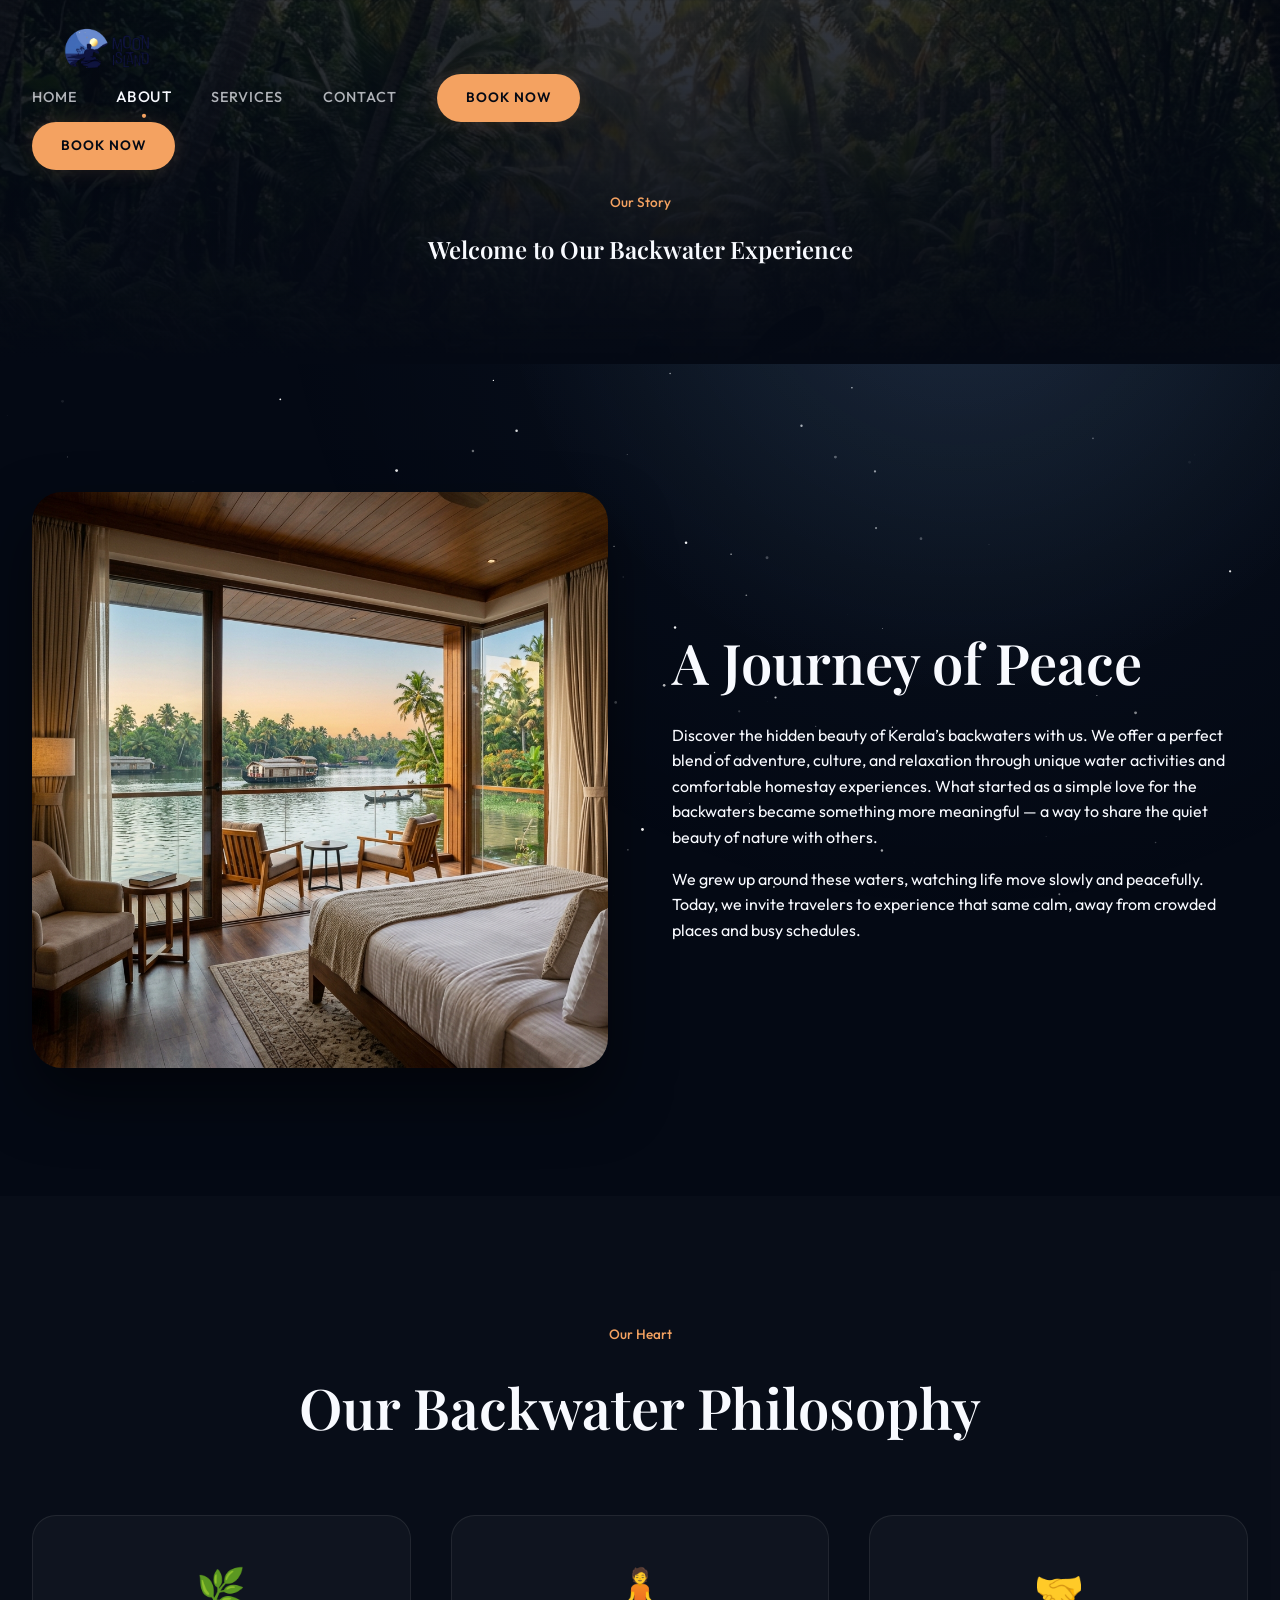
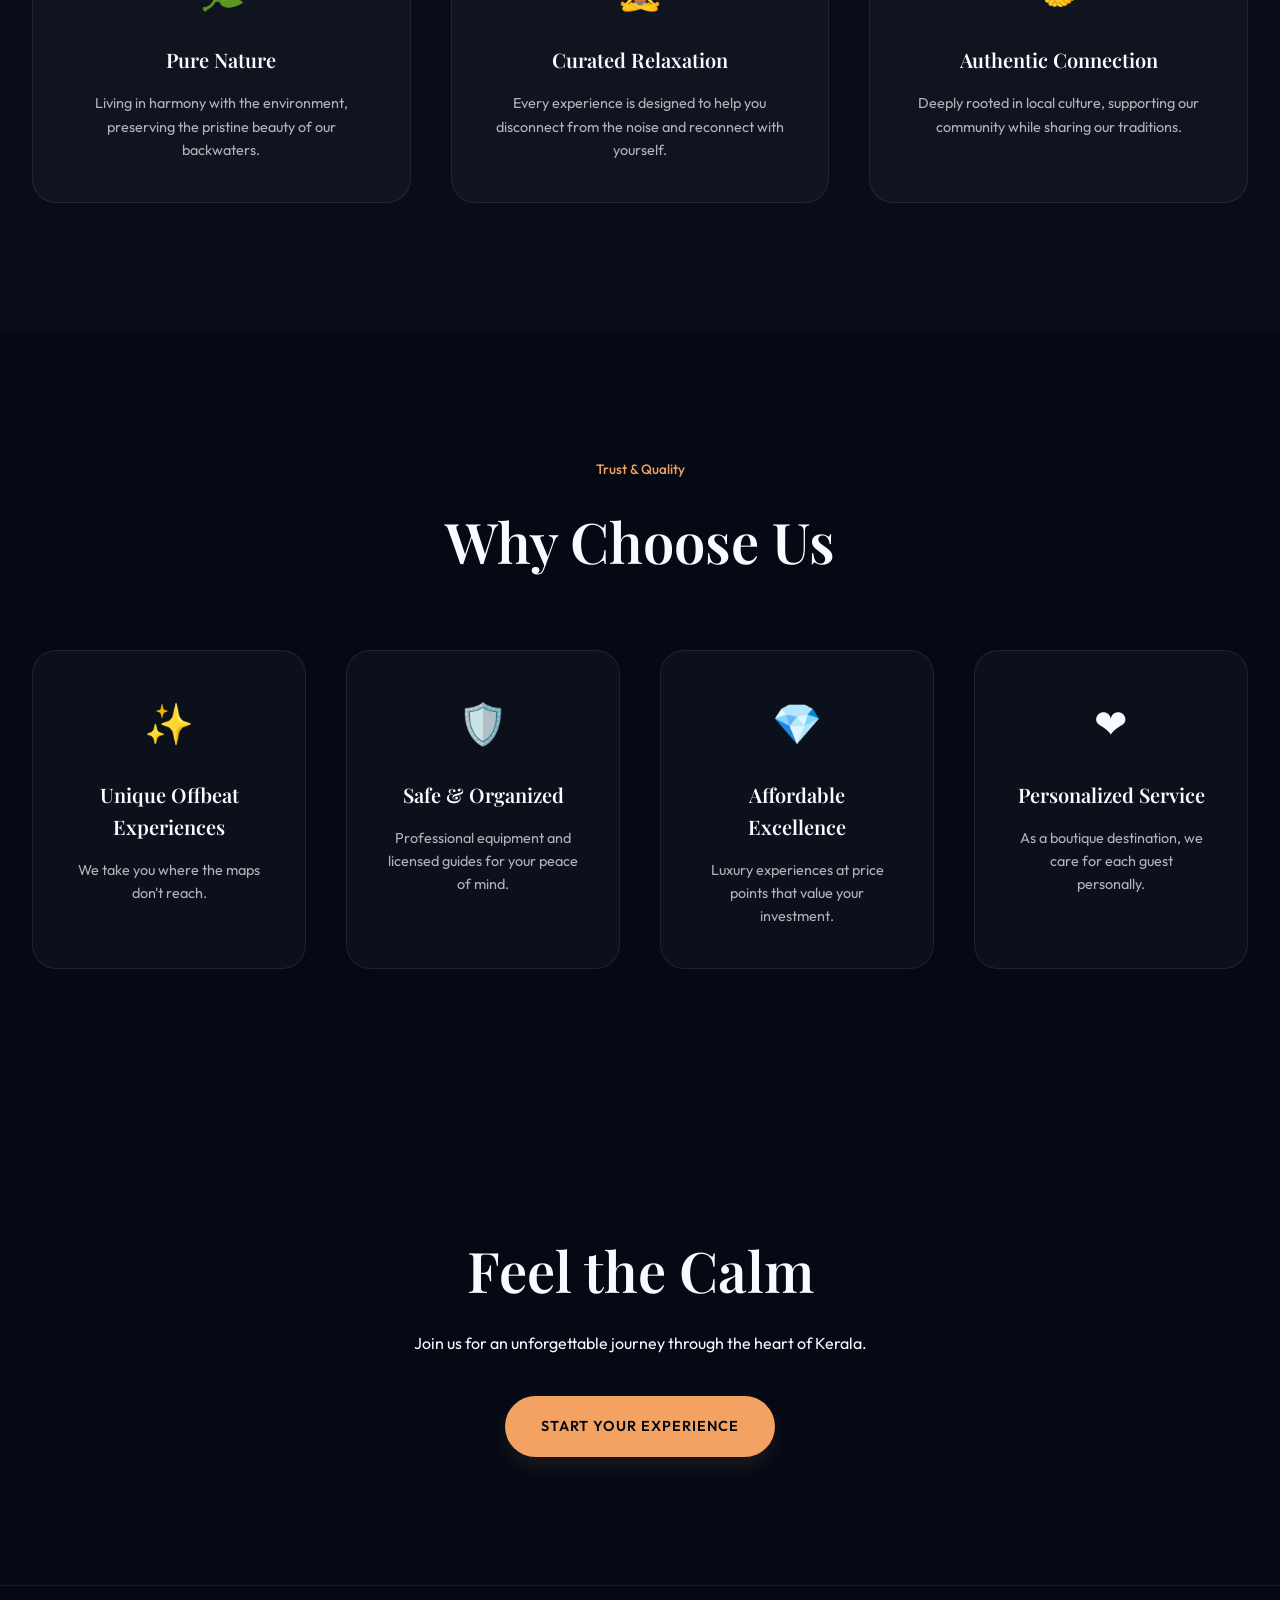
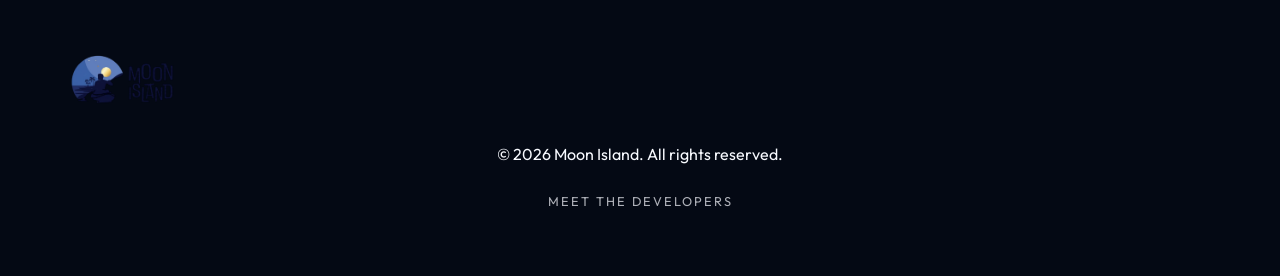
<file: about.html>
<!DOCTYPE html>
<html lang="en">

<head>
    <meta charset="UTF-8">
    <meta name="viewport" content="width=device-width, initial-scale=1.0">
    <title>About Us | Moon Island - Our Backwater Story</title>
    <meta name="description"
        content="Learn about Moon Island's philosophy of peace, nature, and authentic Kerala backwater experiences. Discover why we are the preferred choice for seekers of tranquility.">
    <link rel="stylesheet" href="style.css?v=3.0">
</head>

<body>
    <!-- Background Canvas -->
    <canvas id="celestial-canvas"></canvas>
    <div class="moon-glow-container"></div>
    <div class="mouse-glow"></div>

    <!-- Navigation -->
    <header class="navbar" id="main-nav">
        <div class="container nav-container">
            <a href="index.html" class="logo">
                <img src="moon_island_logoh.png-removebg-preview.png" alt="Moon Island" class="brand-logo">
            </a>
            <nav class="nav-links" id="nav-menu">
                <a href="index.html" class="nav-link">Home</a>
                <a href="about.html" class="nav-link active">About</a>
                <a href="services.html" class="nav-link">Services</a>
                <a href="contact.html" class="nav-link">Contact</a>
                <div class="nav-cta mobile-only">
                    <a href="contact.html" class="btn btn-primary">Book Now</a>
                </div>
            </nav>
            <div class="nav-cta desktop-only">
                <a href="contact.html" class="btn btn-primary">Book Now</a>
            </div>
            <button class="menu-btn" id="menu-toggle" aria-label="Toggle Menu">
                <span></span><span></span><span></span>
            </button>
        </div>
    </header>

    <main>
        <!-- Page Header -->
        <section class="page-header">
            <div class="container">
                <span class="section-tag">Our Story</span>
                <h1 class="hero-title">Welcome to Our Backwater Experience</h1>
            </div>
        </section>

        <!-- Brand Story Section -->
        <section class="about-intro reveal">
            <div class="container">
                <div class="split-section">
                    <div class="split-img">
                        <img src="assets/homestay.png" alt="Moon Island Atmosphere">
                    </div>
                    <div class="split-content">
                        <h2 class="section-title">A Journey of Peace</h2>
                        <p class="text-muted">Discover the hidden beauty of Kerala’s backwaters with us. We offer a perfect blend of adventure, culture, and relaxation through unique water activities and comfortable homestay experiences. What started as a simple love for the backwaters became something more meaningful — a way to share the quiet beauty of nature with others.</p>
                        <p class="text-muted" style="margin-top: 1rem;">We grew up around these waters, watching life move slowly and peacefully. Today, we invite travelers to experience that same calm, away from crowded places and busy schedules.</p>
                    </div>
                </div>
            </div>
        </section>

        <!-- Philosophy Section -->
        <section class="philosophy-section reveal" style="background: rgba(255,255,255,0.02);">
            <div class="container">
                <div class="section-header text-center">
                    <span class="section-tag">Our Heart</span>
                    <h2 class="section-title">Our Backwater Philosophy</h2>
                </div>
                
                <div class="why-us-grid">
                    <div class="why-card">
                        <span class="why-icon">🌿</span>
                        <h3>Pure Nature</h3>
                        <p>Living in harmony with the environment, preserving the pristine beauty of our backwaters.</p>
                    </div>
                    <div class="why-card">
                        <span class="why-icon">🧘</span>
                        <h3>Curated Relaxation</h3>
                        <p>Every experience is designed to help you disconnect from the noise and reconnect with yourself.</p>
                    </div>
                    <div class="why-card">
                        <span class="why-icon">🤝</span>
                        <h3>Authentic Connection</h3>
                        <p>Deeply rooted in local culture, supporting our community while sharing our traditions.</p>
                    </div>
                </div>
            </div>
        </section>

        <!-- Why Choose Us Revisited -->
        <section class="why-us-section reveal">
            <div class="container">
                <div class="section-header text-center">
                    <span class="section-tag">Trust & Quality</span>
                    <h2 class="section-title">Why Choose Us</h2>
                </div>
                
                <div class="why-us-grid">
                    <div class="why-card">
                        <span class="why-icon">✨</span>
                        <h3>Unique Offbeat Experiences</h3>
                        <p>We take you where the maps don't reach.</p>
                    </div>
                    <div class="why-card">
                        <span class="why-icon">🛡️</span>
                        <h3>Safe & Organized</h3>
                        <p>Professional equipment and licensed guides for your peace of mind.</p>
                    </div>
                    <div class="why-card">
                        <span class="why-icon">💎</span>
                        <h3>Affordable Excellence</h3>
                        <p>Luxury experiences at price points that value your investment.</p>
                    </div>
                    <div class="why-card">
                        <span class="why-icon">❤</span>
                        <h3>Personalized Service</h3>
                        <p>As a boutique destination, we care for each guest personally.</p>
                    </div>
                </div>
            </div>
        </section>

        <!-- Final Soft CTA -->
        <section class="final-cta reveal">
            <div class="container text-center">
                <h2 class="section-title">Feel the Calm</h2>
                <p class="text-muted" style="max-width: 600px; margin: 0 auto 2.5rem;">Join us for an unforgettable journey through the heart of Kerala.</p>
                <a href="contact.html" class="btn btn-primary">Start Your Experience</a>
            </div>
        </section>
    </main>

    <footer>
        <div class="container">
            <img src="moon_island_logoh.png-removebg-preview.png" alt="Moon Island" class="footer-logo">
            <p class="text-muted">&copy; 2026 Moon Island. All rights reserved.</p>
            <a href="https://www.instagram.com/intellex.web?igsh=MWZyenU0bWc3M2RxOQ==" target="_blank" class="developer-link">meet the developers</a>
        </div>
    </footer>

    <script src="script.js"></script>
</body>

</html>
</file>
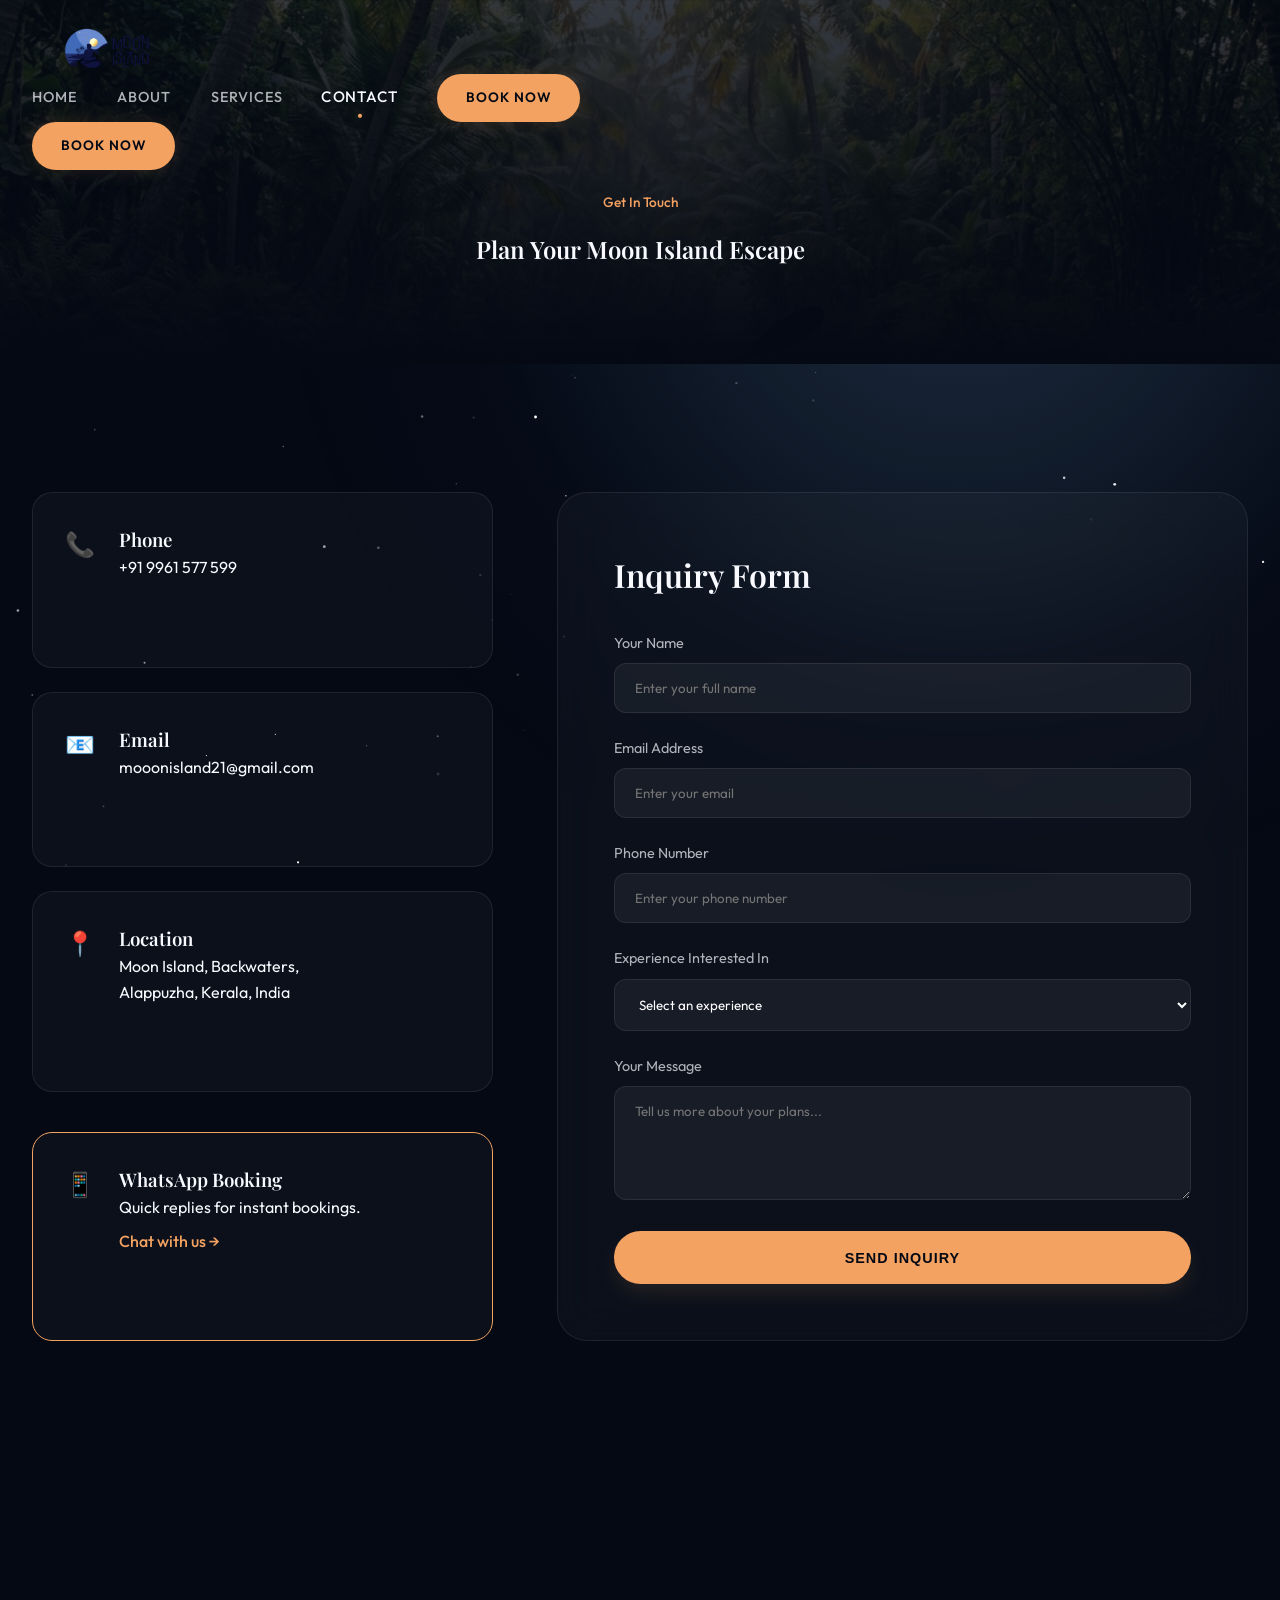
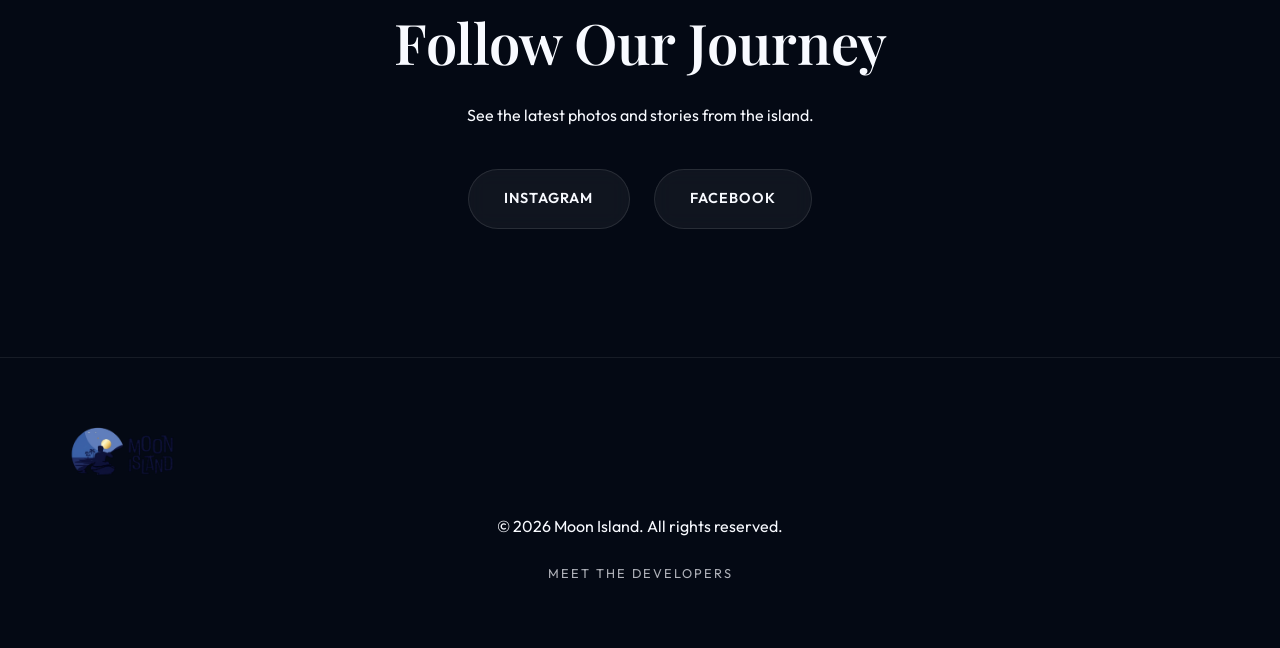
<file: contact.html>
<!DOCTYPE html>
<html lang="en">

<head>
    <meta charset="UTF-8">
    <meta name="viewport" content="width=device-width, initial-scale=1.0">
    <title>Contact Us | Moon Island - Book Your Experience</title>
    <meta name="description" content="Plan your Moon Island escape. Get in touch for bookings, enquiries, and personalized backwater packages in Kerala.">
    <link rel="stylesheet" href="style.css?v=3.0">
</head>

<body>
    <!-- Background Canvas -->
    <canvas id="celestial-canvas"></canvas>
    <div class="moon-glow-container"></div>
    <div class="mouse-glow"></div>

    <!-- Navigation -->
    <header class="navbar" id="main-nav">
        <div class="container nav-container">
            <a href="index.html" class="logo">
                <img src="moon_island_logoh.png-removebg-preview.png" alt="Moon Island" class="brand-logo">
            </a>
            <nav class="nav-links" id="nav-menu">
                <a href="index.html" class="nav-link">Home</a>
                <a href="about.html" class="nav-link">About</a>
                <a href="services.html" class="nav-link">Services</a>
                <a href="contact.html" class="nav-link active">Contact</a>
                <div class="nav-cta mobile-only">
                    <a href="contact.html" class="btn btn-primary">Book Now</a>
                </div>
            </nav>
            <div class="nav-cta desktop-only">
                <a href="contact.html" class="btn btn-primary">Book Now</a>
            </div>
            <button class="menu-btn" id="menu-toggle" aria-label="Toggle Menu">
                <span></span><span></span><span></span>
            </button>
        </div>
    </header>

    <main>
        <!-- Page Header -->
        <section class="page-header">
            <div class="container">
                <span class="section-tag">Get In Touch</span>
                <h1 class="hero-title">Plan Your Moon Island Escape</h1>
            </div>
        </section>

        <!-- Contact Content -->
        <section class="contact-section reveal">
            <div class="container">
                <div class="contact-container">
                    <!-- Contact Info -->
                    <div class="contact-info-cards">
                        <div class="info-card">
                            <span class="info-icon">📞</span>
                            <div>
                                <h3>Phone</h3>
                                <p class="text-muted">+91 9961 577 599</p>
                            </div>
                        </div>
                        <div class="info-card">
                            <span class="info-icon">📧</span>
                            <div>
                                <h3>Email</h3>
                                <p class="text-muted">mooonisland21@gmail.com</p>
                            </div>
                        </div>
                        <div class="info-card">
                            <span class="info-icon">📍</span>
                            <div>
                                <h3>Location</h3>
                                <p class="text-muted">Moon Island, Backwaters,<br>Alappuzha, Kerala, India</p>
                            </div>
                        </div>
                        
                        <div class="info-card" style="margin-top: 1rem; border-color: var(--accent-gold);">
                            <span class="info-icon">📱</span>
                            <div>
                                <h3>WhatsApp Booking</h3>
                                <p class="text-muted">Quick replies for instant bookings.</p>
                                <a href="https://wa.me/919961577599" class="text-gold" style="font-weight: 500; display: block; margin-top: 0.5rem;">Chat with us →</a>
                            </div>
                        </div>
                    </div>

                    <!-- Contact Form -->
                    <div class="form-glass">
                        <h2 class="luxury-heading" style="margin-bottom: 2rem; font-size: 2rem;">Inquiry Form</h2>
                        <form id="contact-form">
                            <div class="form-group">
                                <label for="name">Your Name</label>
                                <input type="text" id="name" name="name" class="form-control" placeholder="Enter your full name" required>
                            </div>
                            <div class="form-group">
                                <label for="email">Email Address</label>
                                <input type="email" id="email" name="email" class="form-control" placeholder="Enter your email" required>
                            </div>
                            <div class="form-group">
                                <label for="phone">Phone Number</label>
                                <input type="tel" id="phone" name="phone" class="form-control" placeholder="Enter your phone number" required>
                            </div>
                            <div class="form-group">
                                <label for="experience">Experience Interested In</label>
                                <select id="experience" name="experience" class="form-control">
                                    <option value="">Select an experience</option>
                                    <option value="kayaking">Kayaking</option>
                                    <option value="shikkara">Shikkara Ride</option>
                                    <option value="homestay">Boutique Homestay</option>
                                    <option value="package">Curated Package</option>
                                    <option value="custom">Custom Experience</option>
                                </select>
                            </div>
                            <div class="form-group">
                                <label for="message">Your Message</label>
                                <textarea id="message" name="message" class="form-control" rows="5" placeholder="Tell us more about your plans..."></textarea>
                            </div>
                            <button type="submit" class="btn btn-primary" style="width: 100%;">Send Inquiry</button>
                        </form>
                    </div>
                </div>
            </div>
        </section>

        <!-- CTA Section -->
        <section class="final-cta reveal">
            <div class="container text-center">
                <h2 class="section-title">Follow Our Journey</h2>
                <p class="text-muted" style="max-width: 600px; margin: 0 auto 2.5rem;">See the latest photos and stories from the island.</p>
                <div style="display: flex; justify-content: center; gap: 1.5rem;">
                    <a href="#" class="btn btn-outline">Instagram</a>
                    <a href="#" class="btn btn-outline">Facebook</a>
                </div>
            </div>
        </section>
    </main>

    <footer>
        <div class="container">
            <img src="moon_island_logoh.png-removebg-preview.png" alt="Moon Island" class="footer-logo">
            <p class="text-muted">&copy; 2026 Moon Island. All rights reserved.</p>
            <a href="https://www.instagram.com/intellex.web?igsh=MWZyenU0bWc3M2RxOQ==" target="_blank" class="developer-link">meet the developers</a>
        </div>
    </footer>

    <script src="script.js"></script>
</body>

</html>
</file>
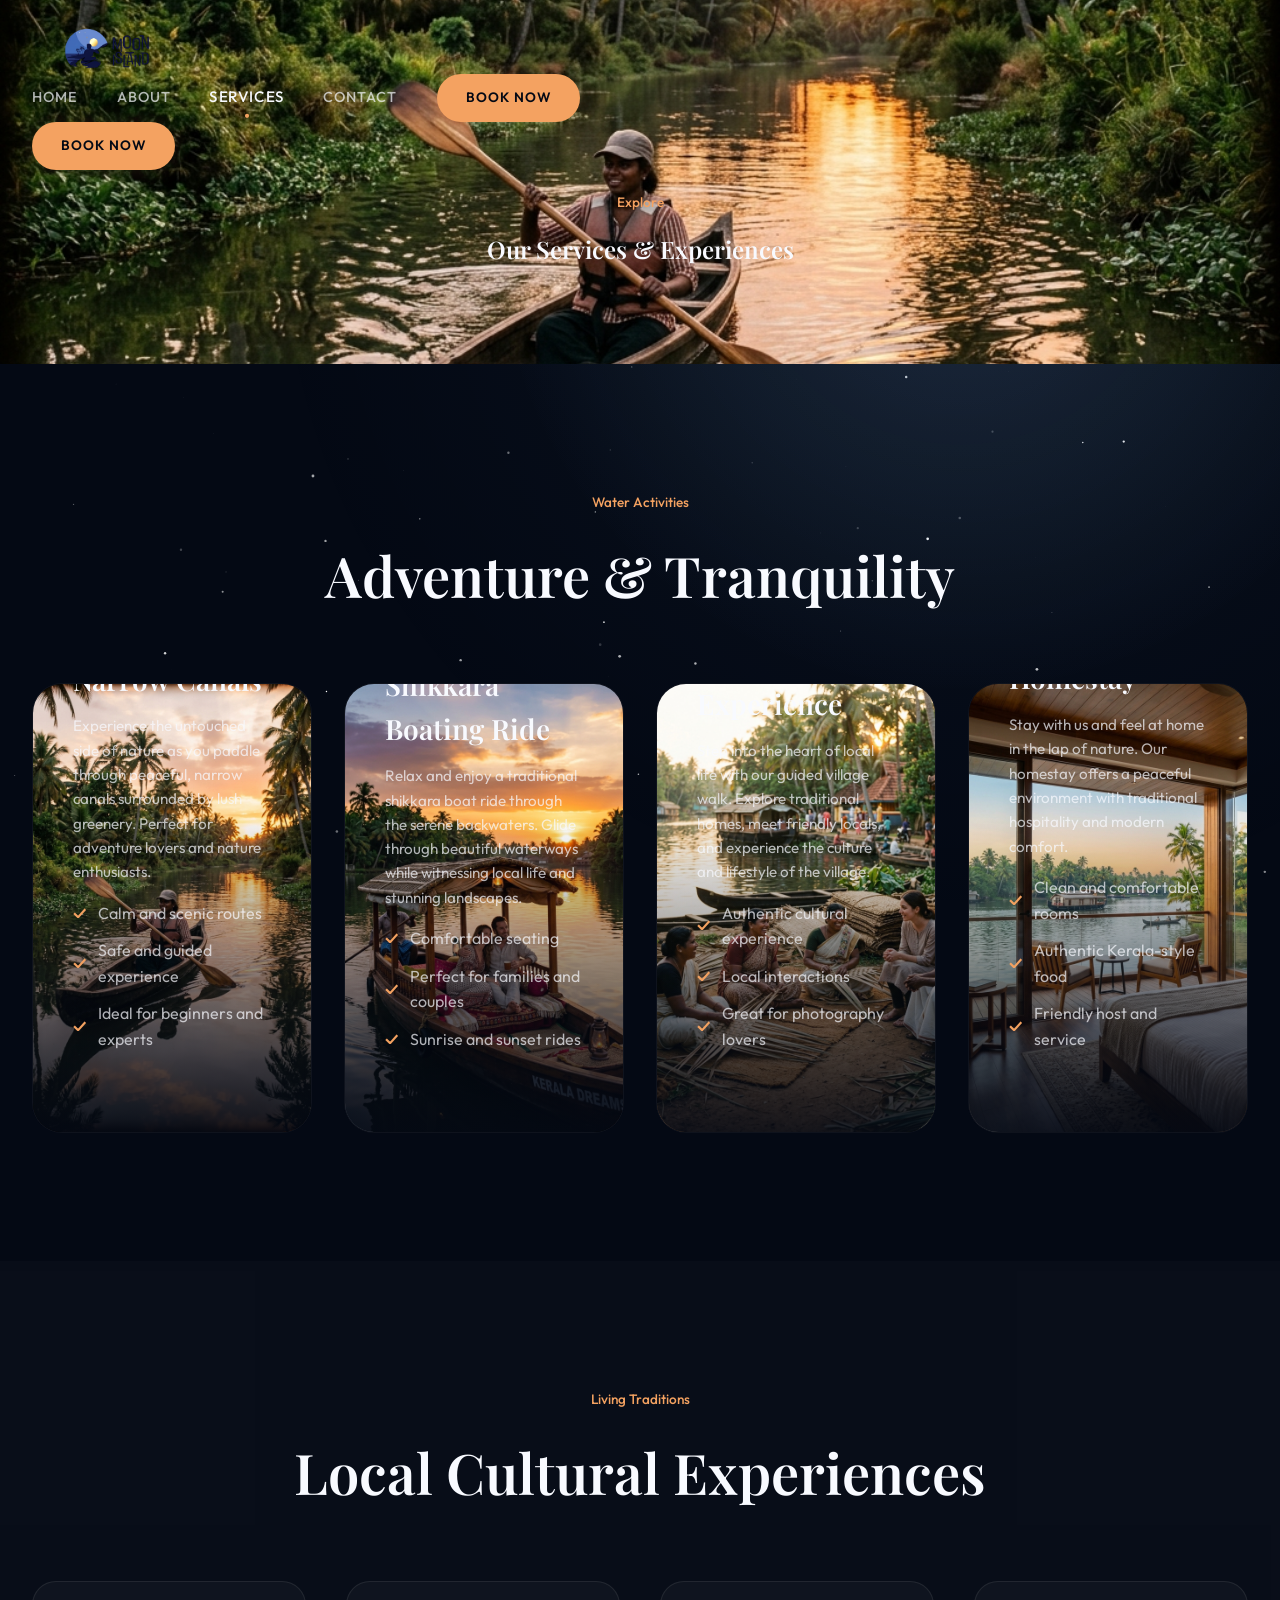
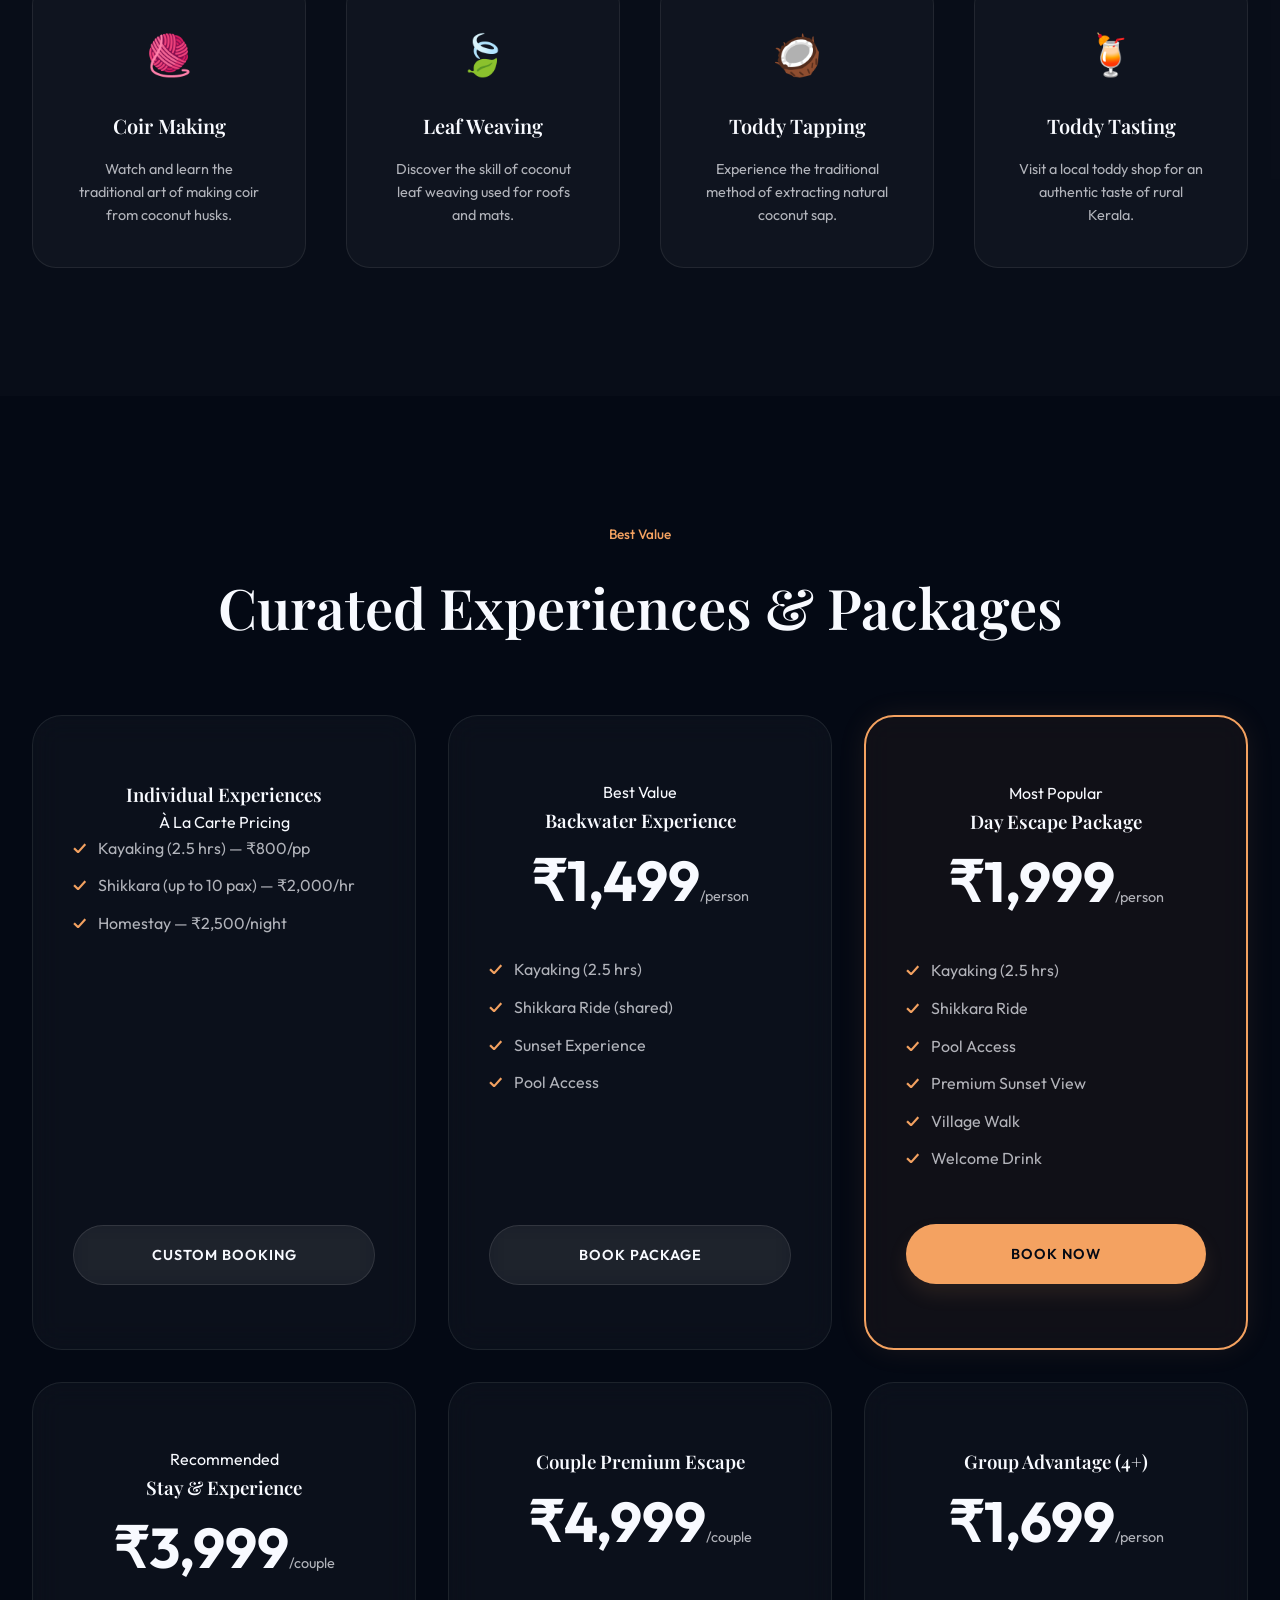
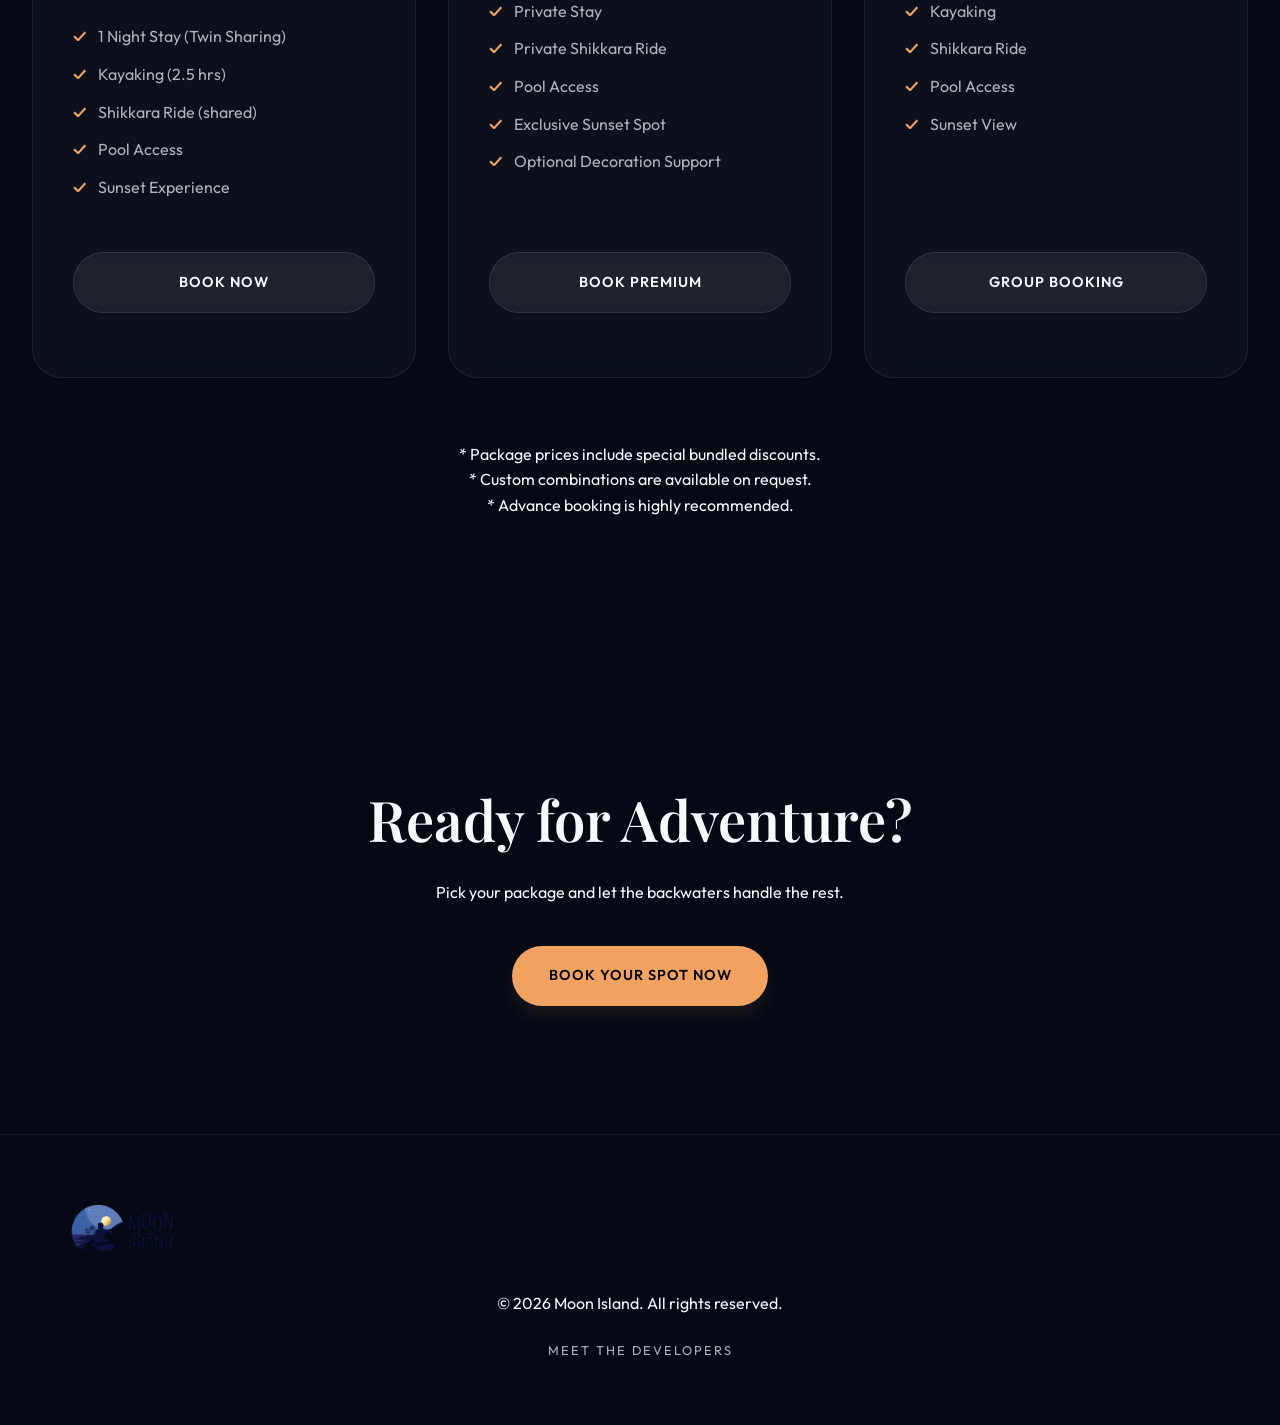
<file: services.html>
<!DOCTYPE html>
<html lang="en">

<head>
    <meta charset="UTF-8">
    <meta name="viewport" content="width=device-width, initial-scale=1.0">
    <title>Services & Packages | Moon Island - Experiences</title>
    <meta name="description" content="Explore our premium backwater activities, cultural experiences, and curated packages. Kayaking, Shikkara rides, and boutique stays in Kerala.">
    <link rel="stylesheet" href="style.css?v=3.0">
</head>

<body>
    <!-- Background Canvas -->
    <canvas id="celestial-canvas"></canvas>
    <div class="moon-glow-container"></div>
    <div class="mouse-glow"></div>

    <!-- Navigation -->
    <header class="navbar" id="main-nav">
        <div class="container nav-container">
            <a href="index.html" class="logo">
                <img src="moon_island_logoh.png-removebg-preview.png" alt="Moon Island" class="brand-logo">
            </a>
            <nav class="nav-links" id="nav-menu">
                <a href="index.html" class="nav-link">Home</a>
                <a href="about.html" class="nav-link">About</a>
                <a href="services.html" class="nav-link active">Services</a>
                <a href="contact.html" class="nav-link">Contact</a>
                <div class="nav-cta mobile-only">
                    <a href="contact.html" class="btn btn-primary">Book Now</a>
                </div>
            </nav>
            <div class="nav-cta desktop-only">
                <a href="contact.html" class="btn btn-primary">Book Now</a>
            </div>
            <button class="menu-btn" id="menu-toggle" aria-label="Toggle Menu">
                <span></span><span></span><span></span>
            </button>
        </div>
    </header>

    <main>
        <!-- Page Header -->
        <section class="page-header" style="background-image: url('assets/kayak.png');">
            <div class="container">
                <span class="section-tag">Explore</span>
                <h1 class="hero-title">Our Services & Experiences</h1>
            </div>
        </section>

        <!-- Activities Section -->
        <section class="activities-section reveal">
            <div class="container">
                <div class="section-header text-center">
                    <span class="section-tag">Water Activities</span>
                    <h2 class="section-title">Adventure & Tranquility</h2>
                </div>
                
                <div class="experience-grid">
                    <!-- Kayaking -->
                    <div class="experience-card">
                        <div class="experience-img-wrapper">
                            <img src="assets/kayak.png" alt="Kayaking">
                        </div>
                        <div class="experience-info">
                            <h3>Kayaking Through Narrow Canals</h3>
                            <p>Experience the untouched side of nature as you paddle through peaceful, narrow canals surrounded by lush greenery. Perfect for adventure lovers and nature enthusiasts.</p>
                            <ul class="package-features" style="margin-top: 1rem;">
                                <li>Calm and scenic routes</li>
                                <li>Safe and guided experience</li>
                                <li>Ideal for beginners and experts</li>
                            </ul>
                        </div>
                    </div>

                    <!-- Shikkara -->
                    <div class="experience-card">
                        <div class="experience-img-wrapper">
                            <img src="assets/boat.png" alt="Shikkara Boating">
                        </div>
                        <div class="experience-info">
                            <h3>Shikkara Boating Ride</h3>
                            <p>Relax and enjoy a traditional shikkara boat ride through the serene backwaters. Glide through beautiful waterways while witnessing local life and stunning landscapes.</p>
                            <ul class="package-features" style="margin-top: 1rem;">
                                <li>Comfortable seating</li>
                                <li>Perfect for families and couples</li>
                                <li>Sunrise and sunset rides</li>
                            </ul>
                        </div>
                    </div>

                    <!-- Village Walk -->
                    <div class="experience-card">
                        <div class="experience-img-wrapper">
                            <img src="assets/village.png" alt="Village Walk">
                        </div>
                        <div class="experience-info">
                            <h3>Village Walk Experience</h3>
                            <p>Step into the heart of local life with our guided village walk. Explore traditional homes, meet friendly locals, and experience the culture and lifestyle of the village.</p>
                            <ul class="package-features" style="margin-top: 1rem;">
                                <li>Authentic cultural experience</li>
                                <li>Local interactions</li>
                                <li>Great for photography lovers</li>
                            </ul>
                        </div>
                    </div>

                    <!-- Homestay -->
                    <div class="experience-card">
                        <div class="experience-img-wrapper">
                            <img src="assets/homestay.png" alt="Homestay">
                        </div>
                        <div class="experience-info">
                            <h3>Boutique Homestay</h3>
                            <p>Stay with us and feel at home in the lap of nature. Our homestay offers a peaceful environment with traditional hospitality and modern comfort.</p>
                            <ul class="package-features" style="margin-top: 1rem;">
                                <li>Clean and comfortable rooms</li>
                                <li>Authentic Kerala-style food</li>
                                <li>Friendly host and service</li>
                            </ul>
                        </div>
                    </div>
                </div>
            </div>
        </section>

        <!-- Cultural Experiences -->
        <section class="cultural-section reveal" style="background: rgba(255,255,255,0.02);">
            <div class="container">
                <div class="section-header text-center">
                    <span class="section-tag">Living Traditions</span>
                    <h2 class="section-title">Local Cultural Experiences</h2>
                </div>
                
                <div class="why-us-grid">
                    <div class="why-card">
                        <span class="why-icon">🧶</span>
                        <h3>Coir Making</h3>
                        <p>Watch and learn the traditional art of making coir from coconut husks.</p>
                    </div>
                    <div class="why-card">
                        <span class="why-icon">🍃</span>
                        <h3>Leaf Weaving</h3>
                        <p>Discover the skill of coconut leaf weaving used for roofs and mats.</p>
                    </div>
                    <div class="why-card">
                        <span class="why-icon">🥥</span>
                        <h3>Toddy Tapping</h3>
                        <p>Experience the traditional method of extracting natural coconut sap.</p>
                    </div>
                    <div class="why-card">
                        <span class="why-icon">🍹</span>
                        <h3>Toddy Tasting</h3>
                        <p>Visit a local toddy shop for an authentic taste of rural Kerala.</p>
                    </div>
                </div>
            </div>
        </section>

        <!-- Packages Section -->
        <section id="packages" class="packages-section reveal">
            <div class="container">
                <div class="section-header text-center">
                    <span class="section-tag">Best Value</span>
                    <h2 class="section-title">Curated Experiences & Packages</h2>
                </div>
                
                <div class="experience-grid" style="grid-template-columns: repeat(auto-fit, minmax(300px, 1fr));">
                    <!-- à la carte -->
                    <div class="package-card">
                        <h3>Individual Experiences</h3>
                        <p class="text-muted mb-4">À La Carte Pricing</p>
                        <ul class="package-features">
                            <li>Kayaking (2.5 hrs) — ₹800/pp</li>
                            <li>Shikkara (up to 10 pax) — ₹2,000/hr</li>
                            <li>Homestay — ₹2,500/night</li>
                        </ul>
                        <a href="contact.html" class="btn btn-outline" style="margin-top: auto;">Custom Booking</a>
                    </div>

                    <!-- Value Package -->
                    <div class="package-card">
                        <div class="badge">Best Value</div>
                        <h3>Backwater Experience</h3>
                        <div class="price">₹1,499<span>/person</span></div>
                        <ul class="package-features">
                            <li>Kayaking (2.5 hrs)</li>
                            <li>Shikkara Ride (shared)</li>
                            <li>Sunset Experience</li>
                            <li>Pool Access</li>
                        </ul>
                        <a href="contact.html" class="btn btn-outline" style="margin-top: auto;">Book Package</a>
                    </div>

                    <!-- Day Escape -->
                    <div class="package-card popular">
                        <div class="badge">Most Popular</div>
                        <h3>Day Escape Package</h3>
                        <div class="price">₹1,999<span>/person</span></div>
                        <ul class="package-features">
                            <li>Kayaking (2.5 hrs)</li>
                            <li>Shikkara Ride</li>
                            <li>Pool Access</li>
                            <li>Premium Sunset View</li>
                            <li>Village Walk</li>
                            <li>Welcome Drink</li>
                        </ul>
                        <a href="contact.html" class="btn btn-primary" style="margin-top: auto;">Book Now</a>
                    </div>

                    <!-- Stay & Experience -->
                    <div class="package-card">
                        <div class="badge">Recommended</div>
                        <h3>Stay & Experience</h3>
                        <div class="price">₹3,999<span>/couple</span></div>
                        <ul class="package-features">
                            <li>1 Night Stay (Twin Sharing)</li>
                            <li>Kayaking (2.5 hrs)</li>
                            <li>Shikkara Ride (shared)</li>
                            <li>Pool Access</li>
                            <li>Sunset Experience</li>
                        </ul>
                        <a href="contact.html" class="btn btn-outline" style="margin-top: auto;">Book Now</a>
                    </div>

                    <!-- Couple Premium -->
                    <div class="package-card">
                        <h3>Couple Premium Escape</h3>
                        <div class="price">₹4,999<span>/couple</span></div>
                        <ul class="package-features">
                            <li>Private Stay</li>
                            <li>Private Shikkara Ride</li>
                            <li>Pool Access</li>
                            <li>Exclusive Sunset Spot</li>
                            <li>Optional Decoration Support</li>
                        </ul>
                        <a href="contact.html" class="btn btn-outline" style="margin-top: auto;">Book Premium</a>
                    </div>

                    <!-- Group Advantage -->
                    <div class="package-card">
                        <h3>Group Advantage (4+)</h3>
                        <div class="price">₹1,699<span>/person</span></div>
                        <ul class="package-features">
                            <li>Kayaking</li>
                            <li>Shikkara Ride</li>
                            <li>Pool Access</li>
                            <li>Sunset View</li>
                        </ul>
                        <a href="contact.html" class="btn btn-outline" style="margin-top: auto;">Group Booking</a>
                    </div>
                </div>

                <div class="text-center mt-8" style="margin-top: 4rem;">
                    <p class="text-muted">* Package prices include special bundled discounts.</p>
                    <p class="text-muted">* Custom combinations are available on request.</p>
                    <p class="text-muted">* Advance booking is highly recommended.</p>
                </div>
            </div>
        </section>

        <!-- Final CTA -->
        <section class="final-cta reveal">
            <div class="container text-center">
                <h2 class="section-title">Ready for Adventure?</h2>
                <p class="text-muted" style="max-width: 600px; margin: 0 auto 2.5rem;">Pick your package and let the backwaters handle the rest.</p>
                <a href="contact.html" class="btn btn-primary">Book Your Spot Now</a>
            </div>
        </section>
    </main>

    <footer>
        <div class="container">
            <img src="moon_island_logoh.png-removebg-preview.png" alt="Moon Island" class="footer-logo">
            <p class="text-muted">&copy; 2026 Moon Island. All rights reserved.</p>
            <a href="https://www.instagram.com/intellex.web?igsh=MWZyenU0bWc3M2RxOQ==" target="_blank" class="developer-link">meet the developers</a>
        </div>
    </footer>

    <script src="script.js"></script>
</body>

</html>
</file>
<file: style.css>
@import url('https://fonts.googleapis.com/css2?family=Playfair+Display:ital,wght@0,400;0,500;0,600;0,700;1,400;1,500&family=Outfit:wght@300;400;500;600&display=swap');

:root {
    /* Color Palette */
    --bg-navy: #040914;
    --bg-deep: #020611;
    --moonlight: #8dc6ff;
    --moonlight-glow: rgba(141, 198, 255, 0.3);
    --accent-gold: #f4a261; /* Warm orange-gold */
    --accent-gold-glow: rgba(244, 162, 97, 0.4);
    --text-white: #f8faff;
    --text-muted: rgba(248, 250, 255, 0.7);
    --glass-bg: rgba(255, 255, 255, 0.03);
    --glass-border: rgba(255, 255, 255, 0.08);
    --glass-hover: rgba(255, 255, 255, 0.06);
    
    /* Spacing & Misc */
    --container-max: 1280px;
    --transition: all 0.4s cubic-bezier(0.165, 0.84, 0.44, 1);
}

/* Reset & Base */
* {
    margin: 0;
    padding: 0;
    box-sizing: border-box;
}

html {
    scroll-behavior: smooth;
}

body {
    background-color: var(--bg-navy);
    color: var(--text-white);
    font-family: 'Outfit', sans-serif;
    line-height: 1.6;
    overflow-x: hidden;
    -webkit-font-smoothing: antialiased;
}

h1, h2, h3, .luxury-heading {
    font-family: 'Playfair Display', serif;
    font-weight: 600;
}

a {
    text-decoration: none;
    color: inherit;
    transition: var(--transition);
}

ul {
    list-style: none;
}

img {
    max-width: 100%;
    display: block;
}

/* Scrollbar */
::-webkit-scrollbar {
    width: 6px;
}
::-webkit-scrollbar-track {
    background: var(--bg-navy);
}
::-webkit-scrollbar-thumb {
    background: var(--glass-border);
    border-radius: 10px;
}
::-webkit-scrollbar-thumb:hover {
    background: var(--moonlight);
}

/* Global Background Elements */
#celestial-canvas {
    position: fixed;
    top: 0;
    left: 0;
    width: 100%;
    height: 100%;
    z-index: -2;
    pointer-events: none;
}

.moon-glow-container {
    position: fixed;
    top: 0;
    left: 0;
    width: 100%;
    height: 100%;
    z-index: -1;
    pointer-events: none;
    background: 
        radial-gradient(circle at 75% 25%, rgba(141, 198, 255, 0.15) 0%, transparent 40%),
        radial-gradient(circle at 75% 25%, rgba(141, 198, 255, 0.05) 0%, transparent 60%);
}

.mouse-glow {
    position: fixed;
    width: 600px;
    height: 600px;
    background: radial-gradient(circle, rgba(141, 198, 255, 0.03) 0%, transparent 70%);
    border-radius: 50%;
    transform: translate(-50%, -50%);
    pointer-events: none;
    z-index: -1;
    transition: left 0.1s ease-out, top 0.1s ease-out;
}

/* Typography Utilities */
.text-gold { color: var(--accent-gold); }
.text-center { text-align: center; }
.uppercase { text-transform: uppercase; letter-spacing: 0.1em; }
.section-tag {
    font-size: 0.85rem;
    color: var(--accent-gold);
    font-weight: 500;
    margin-bottom: 1rem;
    display: block;
}

/* Containers */
.container {
    max-width: var(--container-max);
    margin: 0 auto;
    padding: 0 2rem;
}

/* Navbar */
.navbar {
    position: fixed;
    top: 0;
    left: 0;
    width: 100%;
    z-index: 1000;
    padding: 1.5rem 0;
    transition: var(--transition);
}

.navbar.scrolled {
    padding: 1rem 0;
    background: rgba(7, 19, 33, 0.6);
    backdrop-filter: blur(20px);
    -webkit-backdrop-filter: blur(20px);
    border-bottom: 1px solid rgba(255, 255, 255, 0.05);
}

.brand-logo {
    height: 50px;
    width: auto;
    transition: var(--transition);
    filter: brightness(1.1);
}

.navbar.scrolled .brand-logo {
    height: 40px;
}

.nav-links {
    display: flex;
    gap: 2.5rem;
    align-items: center;
}

.nav-link {
    font-size: 0.9rem;
    font-weight: 500;
    position: relative;
    color: var(--text-muted);
    text-transform: uppercase;
    letter-spacing: 1px;
}

.nav-link:hover, .nav-link.active {
    color: var(--text-white);
    transform: scale(1.05);
}

.nav-link::after {
    content: '';
    position: absolute;
    bottom: -8px;
    left: 50%;
    transform: translateX(-50%);
    width: 4px;
    height: 4px;
    background: var(--accent-gold);
    border-radius: 50%;
    opacity: 0;
    transition: var(--transition);
}

.nav-link.active::after, .nav-link:hover::after {
    opacity: 1;
}

.nav-cta .btn {
    padding: 0.75rem 1.75rem;
    font-size: 0.85rem;
    box-shadow: 0 0 20px rgba(244, 162, 97, 0.15);
}

/* Icons and Micro-animations */
.card-lift:hover {
    transform: translateY(-8px);
}

@keyframes float {
    0% { transform: translateY(0px); }
    50% { transform: translateY(-10px); }
    100% { transform: translateY(0px); }
}

.float-anim {
    animation: float 4s ease-in-out infinite;
}

/* Glassmorphism Refinement */
.glass-card {
    background: rgba(255, 255, 255, 0.03);
    backdrop-filter: blur(15px);
    -webkit-backdrop-filter: blur(15px);
    border: 1px solid rgba(255, 255, 255, 0.08);
}

/* Buttons */
.btn {
    display: inline-flex;
    align-items: center;
    justify-content: center;
    padding: 1.1rem 2.2rem;
    border-radius: 50px;
    font-size: 0.9rem;
    font-weight: 600;
    cursor: pointer;
    transition: all 0.5s cubic-bezier(0.165, 0.84, 0.44, 1);
    border: 1px solid transparent;
    text-transform: uppercase;
    letter-spacing: 1px;
}

.btn-primary {
    background: var(--accent-gold);
    color: #040914;
    box-shadow: 0 10px 20px rgba(244, 162, 97, 0.1);
}

.btn-primary:hover {
    background: #f6b281;
    transform: translateY(-5px);
    box-shadow: 0 15px 30px rgba(244, 162, 97, 0.3);
}

.btn-outline {
    background: rgba(255, 255, 255, 0.05);
    border: 1px solid rgba(255, 255, 255, 0.1);
    color: var(--text-white);
    backdrop-filter: blur(10px);
}

.btn-outline:hover {
    background: rgba(255, 255, 255, 0.1);
    border-color: var(--moonlight);
    transform: translateY(-5px);
    box-shadow: 0 15px 30px rgba(141, 198, 255, 0.1);
}

/* Premium Hero Section */
.hero-premium {
    position: relative;
    height: 100vh;
    min-height: 800px;
    display: flex;
    align-items: center;
    overflow: hidden;
    background: var(--bg-navy);
}

.hero-bg-container {
    position: absolute;
    top: 0;
    left: 0;
    width: 100%;
    height: 100%;
    z-index: 1;
    overflow: hidden;
}

.hero-video-bg-premium {
    width: 100%;
    height: 100%;
    object-fit: cover;
    filter: brightness(0.4);
    animation: zoomBG 20s infinite alternate linear;
}

@keyframes zoomBG {
    0% { transform: scale(1.05); }
    100% { transform: scale(1.12); }
}

.hero-overlay-premium {
    position: absolute;
    top: 0;
    left: 0;
    width: 100%;
    height: 100%;
    background: linear-gradient(180deg, rgba(5, 12, 22, 0.5), rgba(7, 19, 33, 0.8));
    z-index: 2;
}

.moonlight-glow {
    position: absolute;
    top: -10%;
    right: -10%;
    width: 60%;
    height: 60%;
    background: radial-gradient(circle, rgba(244, 162, 97, 0.15) 0%, transparent 70%);
    filter: blur(80px);
    z-index: 3;
    pointer-events: none;
}

.mist-effect {
    position: absolute;
    bottom: -10%;
    left: -10%;
    width: 120%;
    height: 50%;
    background: radial-gradient(ellipse at bottom, rgba(141, 198, 255, 0.1), transparent 70%);
    filter: blur(40px);
    opacity: 0.4;
    animation: mistFlow 20s ease-in-out infinite alternate;
}

@keyframes mistFlow {
    from { transform: translateX(-5%) translateY(5%); }
    to { transform: translateX(5%) translateY(-5%); }
}

.hero-split-container {
    display: grid;
    grid-template-columns: 1fr 1fr;
    align-items: center;
    gap: 4rem;
    position: relative;
    z-index: 10;
}

.hero-left {
    z-index: 12;
}

.hero-content-premium {
    max-width: 650px;
}

.hero-tag {
    font-size: 1rem;
    color: #e0c9a6; /* Soft beige */
    font-weight: 500;
    margin-bottom: 1.5rem;
    display: block;
    letter-spacing: 3px;
    text-transform: uppercase;
}

.hero-title-premium {
    font-size: clamp(3.5rem, 8vw, 6.5rem);
    line-height: 1;
    margin-bottom: 2.5rem;
    color: var(--text-white);
    text-shadow: 0 10px 30px rgba(0,0,0,0.5);
    font-family: 'Playfair Display', serif;
}

.hero-desc-premium {
    font-size: 1.15rem;
    color: var(--text-muted);
    margin-bottom: 3.5rem;
    line-height: 1.8;
    max-width: 600px;
}

.hero-action-box {
    display: flex;
    align-items: flex-end;
    gap: 1.5rem;
    background: rgba(255, 255, 255, 0.03);
    padding: 1.5rem;
    border-radius: 24px;
    border: 1px solid var(--glass-border);
    backdrop-filter: blur(15px);
    margin-bottom: 2rem;
    max-width: 500px;
}

.input-luxury-group {
    flex: 1;
    display: flex;
    flex-direction: column;
    gap: 0.5rem;
}

.input-luxury-group label {
    font-size: 0.75rem;
    text-transform: uppercase;
    letter-spacing: 1px;
    color: var(--accent-gold);
}

.input-luxury-group input {
    background: transparent;
    border: none;
    color: var(--text-white);
    font-size: 1rem;
    padding: 0.5rem 0;
    border-bottom: 1px solid var(--glass-border);
    font-family: inherit;
}

.input-luxury-group input:focus {
    outline: none;
    border-color: var(--accent-gold);
}

/* 3D Card Slider */
.hero-right {
    perspective: 2000px;
    display: flex;
    justify-content: center;
    align-items: center;
    height: 600px;
    z-index: 11;
}

.card-slider-3d {
    position: relative;
    width: 320px;
    height: 480px;
    transform-style: preserve-3d;
}

.card-3d {
    position: absolute;
    width: 100%;
    height: 100%;
    border-radius: 30px;
    overflow: hidden;
    cursor: pointer;
    transition: all 0.8s cubic-bezier(0.19, 1, 0.22, 1);
    box-shadow: 0 20px 50px rgba(0,0,0,0.5);
    background: var(--bg-deep);
    border: 1px solid var(--glass-border);
    
    /* Layering logic */
    transform: 
        translateX(calc(var(--i) * 40px)) 
        translateZ(calc(var(--i) * -100px)) 
        rotateY(-25deg);
    z-index: calc(10 - var(--i));
    filter: brightness(calc(1 - (var(--i) * 0.15)));
}

.card-3d.active {
    transform: translateX(0) translateZ(100px) rotateY(0deg) scale(1.05);
    z-index: 20;
    filter: brightness(1);
    box-shadow: 0 30px 60px rgba(0,0,0,0.6), 0 0 30px var(--accent-gold-glow);
}

.card-3d:hover:not(.active) {
    transform: 
        translateX(calc(var(--i) * 40px - 20px)) 
        translateZ(calc(var(--i) * -100px + 50px)) 
        rotateY(-15deg);
}

.card-3d::before {
    content: '';
    position: absolute;
    top: 0;
    left: -100%;
    width: 50%;
    height: 100%;
    background: linear-gradient(to right, transparent, rgba(255,255,255,0.1), transparent);
    transform: skewX(-25deg);
    transition: 0.8s;
    z-index: 5;
}

.card-3d:hover::before {
    left: 150%;
}

.card-3d.active:hover {
    transform: translateX(0) translateZ(130px) rotateY(0deg) scale(1.08);
    box-shadow: 0 40px 80px rgba(0,0,0,0.7), 0 0 40px var(--accent-gold-glow);
}

.card-3d img {
    width: 100%;
    height: 100%;
    object-fit: cover;
    transition: 1s ease;
}

.card-3d:hover img {
    transform: scale(1.1);
}

.card-caption {
    position: absolute;
    bottom: 0;
    left: 0;
    width: 100%;
    padding: 2.5rem;
    background: linear-gradient(to top, rgba(0,0,0,0.9), transparent);
    color: var(--text-white);
    z-index: 6;
}

.card-caption h4 {
    font-size: 1.5rem;
    font-family: 'Playfair Display', serif;
    margin-bottom: 0.5rem;
}

.card-caption p {
    font-size: 0.9rem;
    color: var(--text-muted);
    opacity: 0;
    transform: translateY(10px);
    transition: 0.5s 0.2s;
}

.card-3d.active .card-caption p {
    opacity: 1;
    transform: translateY(0);
}

/* Animations */
.stagger-1 { animation: fadeUp 0.8s forwards 0.4s; opacity: 0; }
.stagger-2 { animation: fadeUp 0.8s forwards 0.5s; opacity: 0; }
.stagger-3 { animation: fadeUp 0.8s forwards 0.6s; opacity: 0; }
.stagger-4 { animation: fadeUp 0.8s forwards 0.7s; opacity: 0; }
.stagger-5 { animation: fadeUp 0.8s forwards 0.8s; opacity: 0; }

.card-slider-3d {
    animation: slideInRight 1.5s cubic-bezier(0.19, 1, 0.22, 1) forwards;
}

@keyframes slideInRight {
    from { transform: translateX(200px) rotateY(45deg); opacity: 0; }
    to { transform: translateX(0) rotateY(0); opacity: 1; }
}

/* Idle Floating */
@keyframes cardFloat {
    0%, 100% { transform: translateY(0) rotate(0deg); }
    50% { transform: translateY(-15px) rotate(1deg); }
}

.card-3d.active {
    animation: cardFloat 6s ease-in-out infinite;
}

/* Scroll Indicator Premium */
.scroll-indicator-premium {
    position: absolute;
    bottom: 3rem;
    left: 2rem;
    z-index: 10;
}

.mouse-premium {
    width: 24px;
    height: 40px;
    border: 2px solid var(--glass-border);
    border-radius: 20px;
    display: flex;
    justify-content: center;
    padding-top: 8px;
}

.wheel-premium {
    width: 2px;
    height: 8px;
    background: var(--accent-gold);
    border-radius: 2px;
    animation: mouseScroll 2s infinite;
}

/* Responsive Premium Hero */
@media (max-width: 1024px) {
    .hero-split-container {
        grid-template-columns: 1fr;
        gap: 4rem;
        padding-top: 100px;
        text-align: center;
    }
    
    .hero-left {
        order: 2;
    }
    
    .hero-right {
        order: 1;
        height: 500px;
    }
    
    .hero-content-premium {
        max-width: 100%;
        margin: 0 auto;
    }
    
    .hero-action-box {
        margin: 0 auto 2.5rem;
    }
    
    .hero-desc-premium {
        margin: 0 auto 3rem;
    }
    
    .card-slider-3d {
        width: 280px;
        height: 420px;
    }
    
    .scroll-indicator-premium {
        display: none;
    }
}

@media (max-width: 768px) {
    section {
        padding: 5rem 0;
    }
    
    .hero-premium {
        height: auto;
        padding: 140px 0 100px;
    }
    
    .hero-title-premium {
    }
    
    .hero-action-box {
        flex-direction: column;
        align-items: stretch;
        gap: 1rem;
    }
    
    .hero-right {
        height: 400px;
    }
}

/* Scroll Indicator */
.scroll-indicator {
    position: absolute;
    bottom: 2rem;
    left: 50%;
    transform: translateX(-50%);
    opacity: 0.6;
}

.mouse {
    width: 26px;
    height: 42px;
    border: 2px solid var(--text-muted);
    border-radius: 20px;
    display: flex;
    justify-content: center;
    padding-top: 8px;
}

.wheel {
    width: 3px;
    height: 10px;
    background: var(--moonlight);
    border-radius: 2px;
    animation: mouseScroll 2s infinite;
}

@keyframes mouseScroll {
    0% { transform: translateY(0); opacity: 1; }
    100% { transform: translateY(15px); opacity: 0; }
}

/* Sections */
section {
    padding: 8rem 0;
}

.section-header {
    margin-bottom: 4rem;
}

.section-title {
    font-size: clamp(2.5rem, 5vw, 3.5rem);
    margin-bottom: 1rem;
}

/* Experience Cards */
.experience-grid {
    display: grid;
    grid-template-columns: repeat(auto-fit, minmax(280px, 1fr));
    gap: 2rem;
}

/* Experiences Section Refinement */
.experience-card {
    height: 450px;
    position: relative;
    border-radius: 30px;
    overflow: hidden;
    background: var(--bg-deep);
    border: 1px solid rgba(255, 255, 255, 0.05);
    backdrop-filter: blur(10px);
    transition: transform 0.6s cubic-bezier(0.165, 0.84, 0.44, 1), box-shadow 0.6s ease;
}

.experience-img-wrapper {
    position: absolute;
    top: 0;
    left: 0;
    width: 100%;
    height: 100%;
    z-index: 1;
}

.experience-img-wrapper img {
    width: 100%;
    height: 100%;
    object-fit: cover;
    transition: transform 0.8s ease;
}

.experience-card::after {
    content: '';
    position: absolute;
    top: 0;
    left: 0;
    width: 100%;
    height: 100%;
    background: linear-gradient(to bottom, transparent 30%, rgba(4, 9, 20, 0.9) 100%);
    z-index: 2;
}

.experience-info {
    position: absolute;
    bottom: 0;
    left: 0;
    width: 100%;
    padding: 2.5rem;
    z-index: 3;
    transition: transform 0.4s ease;
}

.experience-card:hover {
    transform: translateY(-10px) scale(1.02);
    box-shadow: 0 30px 60px rgba(0, 0, 0, 0.5);
    border-color: rgba(141, 198, 255, 0.2);
}

.experience-card:hover .experience-img-wrapper img {
    transform: scale(1.1);
}

.experience-info h3 {
    font-size: 1.75rem;
    margin-bottom: 0.75rem;
}

.experience-info p {
    color: var(--text-muted);
    font-size: 0.95rem;
}

/* Why Us Section */
.why-us-grid {
    display: grid;
    grid-template-columns: repeat(auto-fit, minmax(240px, 1fr));
    gap: 2.5rem;
}

.why-card {
    text-align: center;
    padding: 2.5rem;
    background: var(--glass-bg);
    border: 1px solid var(--glass-border);
    border-radius: 24px;
    transition: var(--transition);
}

.why-card:hover {
    border-color: var(--accent-gold);
    transform: translateY(-5px);
}

.why-icon {
    font-size: 2.5rem;
    margin-bottom: 1.5rem;
    display: block;
}

.why-card h3 {
    font-size: 1.25rem;
    margin-bottom: 1rem;
}

.why-card p {
    font-size: 0.9rem;
    color: var(--text-muted);
}

/* Packages Section */
.package-card {
    background: rgba(255, 255, 255, 0.03);
    border: 1px solid rgba(255, 255, 255, 0.08);
    border-radius: 30px;
    padding: 4rem 2.5rem;
    text-align: center;
    transition: transform 0.5s cubic-bezier(0.165, 0.84, 0.44, 1), box-shadow 0.5s ease;
    position: relative;
    display: flex;
    flex-direction: column;
    backdrop-filter: blur(15px);
    -webkit-backdrop-filter: blur(15px);
}

.package-card:hover {
    transform: translateY(-15px);
    box-shadow: 0 30px 60px rgba(0,0,0,0.4);
    border-color: var(--moonlight);
}

.package-card.popular {
    border: 2px solid var(--accent-gold);
    background: rgba(244, 162, 97, 0.05);
}

.package-card.popular::before {
    content: '';
    position: absolute;
    inset: 0;
    border-radius: 28px;
    box-shadow: 0 0 30px rgba(244, 162, 97, 0.1);
    pointer-events: none;
}

.price {
    font-size: 3.5rem;
    font-weight: 700;
    margin-bottom: 2rem;
    color: var(--text-white);
}

.price span {
    font-size: 0.9rem;
    color: var(--text-muted);
    font-weight: 400;
    text-transform: lowercase;
}

.package-card .btn {
    margin-top: auto;
    transition: transform 0.4s ease, box-shadow 0.4s ease, background 0.4s ease;
}

.package-card .btn:hover {
    box-shadow: 0 10px 25px rgba(244, 162, 97, 0.3);
    transform: scale(1.05);
}

.package-features {
    margin-bottom: 2.5rem;
    text-align: left;
    flex-grow: 1;
}

.package-features li {
    margin-bottom: 0.75rem;
    color: var(--text-muted);
    display: flex;
    align-items: center;
    gap: 0.75rem;
}

.package-features li::before {
    content: '✓';
    color: var(--accent-gold);
    font-weight: bold;
}

/* Cultural Experience Section */
.split-section {
    display: flex;
    align-items: center;
    gap: 4rem;
}

.split-img {
    flex: 1;
    border-radius: 30px;
    overflow: hidden;
    box-shadow: 0 30px 60px rgba(0,0,0,0.5);
}

.split-content {
    flex: 1;
}

/* Contact Form */
.contact-container {
    display: grid;
    grid-template-columns: 1fr 1.5fr;
    gap: 4rem;
}

.contact-info-cards {
    display: grid;
    gap: 1.5rem;
}

.info-card {
    background: var(--glass-bg);
    border: 1px solid var(--glass-border);
    border-radius: 20px;
    padding: 2rem;
    display: flex;
    align-items: flex-start;
    gap: 1.5rem;
}

.info-icon {
    font-size: 1.5rem;
    color: var(--accent-gold);
}

.form-glass {
    background: var(--glass-bg);
    border: 1px solid var(--glass-border);
    backdrop-filter: blur(20px);
    padding: 3.5rem;
    border-radius: 30px;
}

.form-group {
    margin-bottom: 1.5rem;
}

.form-group label {
    display: block;
    margin-bottom: 0.5rem;
    font-size: 0.9rem;
    color: var(--text-muted);
}

.form-control {
    width: 100%;
    background: rgba(255, 255, 255, 0.05);
    border: 1px solid var(--glass-border);
    padding: 1rem 1.25rem;
    border-radius: 12px;
    color: white;
    font-family: inherit;
    transition: var(--transition);
}

.form-control:focus {
    outline: none;
    border-color: var(--moonlight);
    background: rgba(255, 255, 255, 0.08);
}

/* Footer */
footer {
    padding: 4rem 0;
    border-top: 1px solid var(--glass-border);
    text-align: center;
}

.footer-logo {
    height: 60px;
    margin-bottom: 2rem;
}

.footer-nav {
    display: flex;
    justify-content: center;
    gap: 2rem;
    margin-bottom: 2rem;
}

.developer-link {
    display: block;
    margin-top: 1.5rem;
    font-size: 0.8rem;
    color: var(--text-muted);
    text-transform: uppercase;
    letter-spacing: 2px;
}

/* Page Header */
.page-header {
    padding: 12rem 0 6rem;
    background: linear-gradient(to bottom, rgba(4,9,20,0.8), var(--bg-navy)), url('assets/experience.png');
    background-size: cover;
    background-position: center;
    text-align: center;
}

/* Mobile Navigation */
.menu-btn {
    display: none;
    background: transparent;
    border: none;
    cursor: pointer;
    flex-direction: column;
    gap: 6px;
    z-index: 1001;
}

.menu-btn span {
    width: 30px;
    height: 2px;
    background: var(--text-white);
    transition: var(--transition);
}

/* Animations */
@keyframes fadeUp {
    from { opacity: 0; transform: translateY(30px); }
    to { opacity: 1; transform: translateY(0); }
}

.reveal {
    opacity: 0;
    transform: translateY(30px);
    transition: all 0.8s ease-out;
}

.reveal.active {
    opacity: 1;
    transform: translateY(0);
}

/* Responsive */
@media (max-width: 1024px) {
    .split-section { gap: 2rem; }
    .contact-container { grid-template-columns: 1fr; gap: 3rem; }
}

/* Sticky Booking Bar */
.sticky-booking-bar {
    position: fixed;
    bottom: 0;
    left: 0;
    width: 100%;
    background: rgba(4, 9, 20, 0.9);
    backdrop-filter: blur(15px);
    border-top: 1px solid var(--glass-border);
    padding: 1rem 2rem;
    display: none;
    justify-content: space-between;
    align-items: center;
    z-index: 1002;
    transition: var(--transition);
}

.sticky-price {
    font-family: 'Outfit', sans-serif;
    font-weight: 600;
    font-size: 1.1rem;
}

.sticky-price span {
    display: block;
    font-size: 0.75rem;
    color: var(--text-muted);
    font-weight: 400;
}

@media (max-width: 768px) {
    section { padding: 5rem 0; }
    .nav-links {
        position: fixed;
        top: 0;
        right: -100%;
        width: 80%;
        height: 100vh;
        background: var(--bg-navy);
        flex-direction: column;
        justify-content: center;
        transition: 0.5s;
        backdrop-filter: blur(20px);
    }
    .nav-links.active { right: 0; }
    .menu-btn { display: flex; }
    .hero-title { font-size: 3.5rem; }
    .split-section { flex-direction: column; }
    .package-card.popular { transform: none; }
    .sticky-booking-bar {
        display: flex;
    }
    
    /* Adjust footer padding to not be hidden by sticky bar */
    footer {
        padding-bottom: 8rem;
    }
}
</file>
